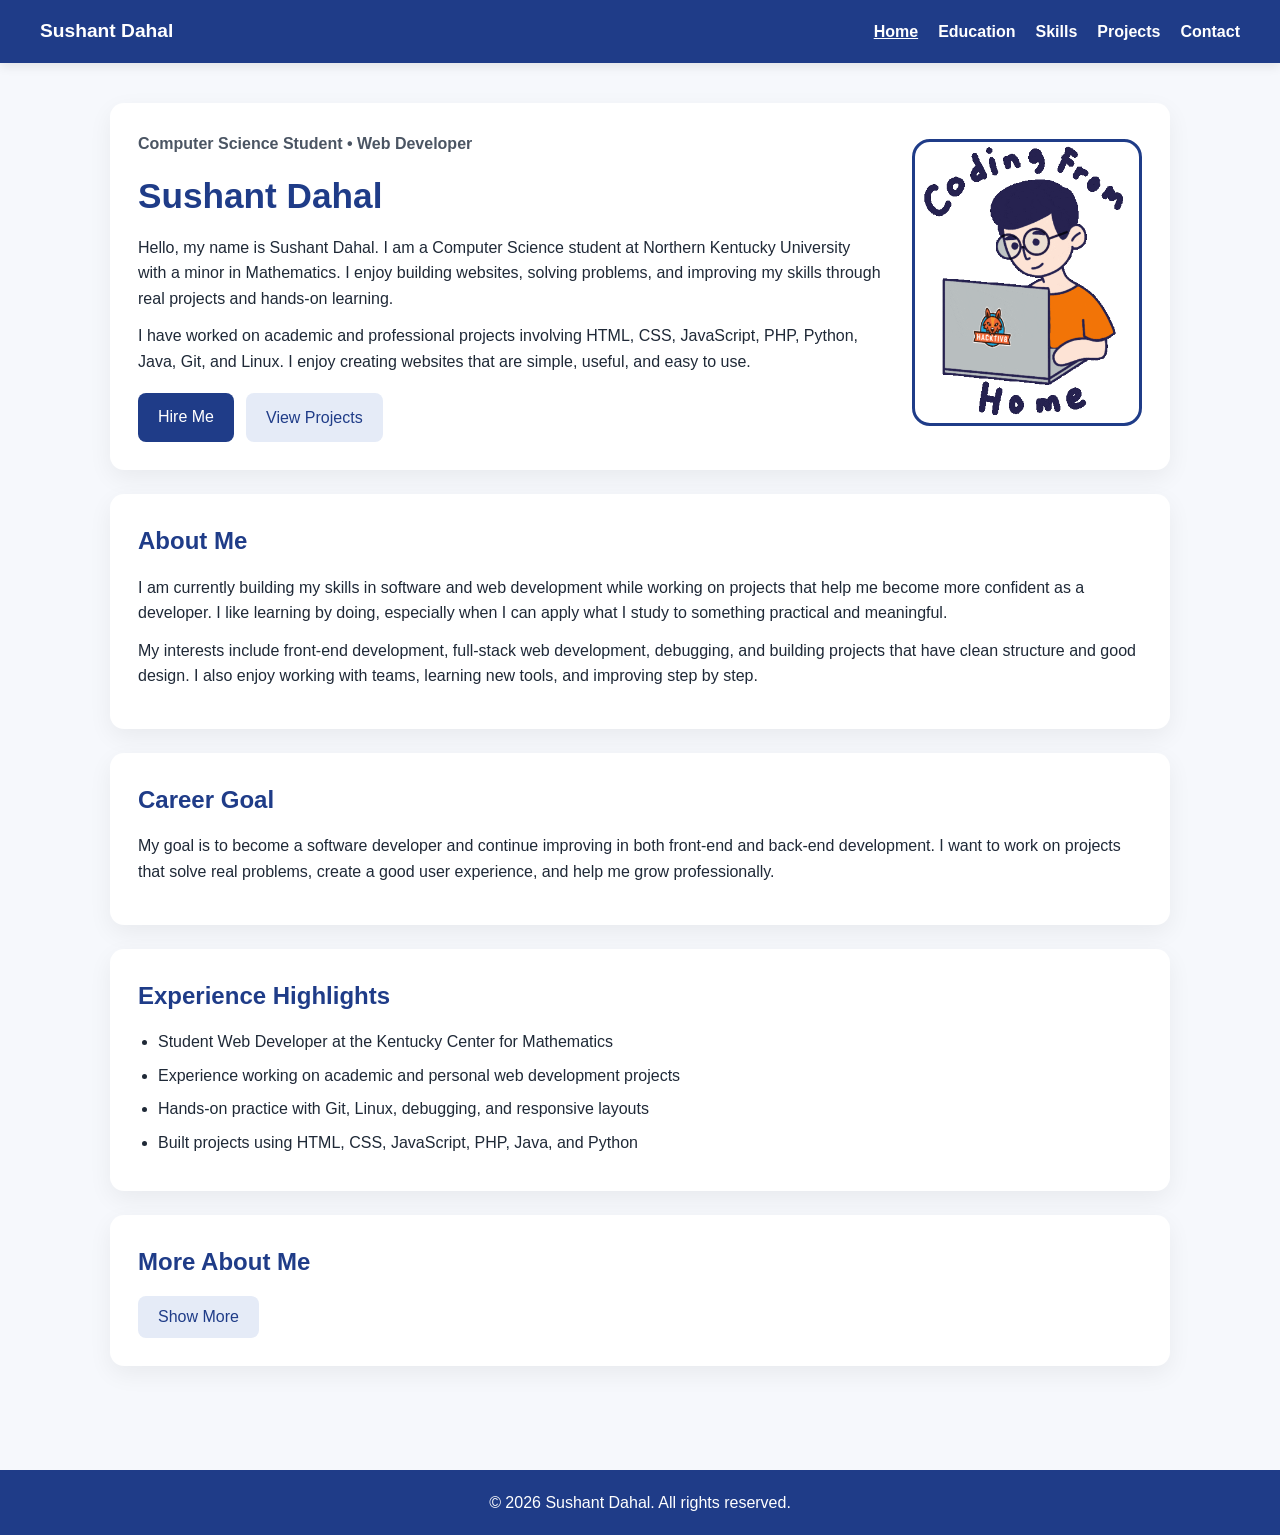
<file: index.html>
<!doctype html>
<html lang="en">
<head>
  <meta charset="UTF-8">
  <meta name="viewport" content="width=device-width, initial-scale=1.0">
  <title>Sushant Dahal | Portfolio</title>
  <link rel="stylesheet" href="style.css">
</head>
<body>

  <!-- Navigation -->
  <header>
    <nav id="navbar">
      <div class="nav-brand">Sushant Dahal</div>
      <ul>
        <li><a href="index.html" class="active">Home</a></li>
        <li><a href="education.html">Education</a></li>
        <li><a href="skills.html">Skills</a></li>
        <li><a href="projects.html">Projects</a></li>
        <li><a href="contact.html">Contact</a></li>
      </ul>
    </nav>
  </header>

  <main class="page-container">
    <!-- Hero / Intro -->
    <section class="hero-section card">
      <div class="hero-text">
        <p class="small-tag">Computer Science Student • Web Developer</p>
        <h1>Sushant Dahal</h1>
        <p>
          Hello, my name is Sushant Dahal. I am a Computer Science student at Northern Kentucky University
          with a minor in Mathematics. I enjoy building websites, solving problems, and improving my skills
          through real projects and hands-on learning.
        </p>
        <p>
          I have worked on academic and professional projects involving HTML, CSS, JavaScript, PHP, Python,
          Java, Git, and Linux. I enjoy creating websites that are simple, useful, and easy to use.
        </p>

        <div class="button-group">
          <button id="hire-btn" class="primary-btn">Hire Me</button>
          <a href="projects.html" class="secondary-btn">View Projects</a>
        </div>
      </div>

      <div class="hero-image">
        <img id="profile" src="images/profile_picture.gif" alt="Sushant Dahal">
      </div>
    </section>

    <!-- About -->
    <section class="card">
      <h2>About Me</h2>
      <p>
        I am currently building my skills in software and web development while working on projects that help
        me become more confident as a developer. I like learning by doing, especially when I can apply what I
        study to something practical and meaningful.
      </p>
      <p>
        My interests include front-end development, full-stack web development, debugging, and building projects
        that have clean structure and good design. I also enjoy working with teams, learning new tools, and
        improving step by step.
      </p>
    </section>

    <!-- Goals -->
    <section class="card">
      <h2>Career Goal</h2>
      <p>
        My goal is to become a software developer and continue improving in both front-end and back-end
        development. I want to work on projects that solve real problems, create a good user experience,
        and help me grow professionally.
      </p>
    </section>

    <!-- Experience -->
    <section class="card">
      <h2>Experience Highlights</h2>
      <ul class="info-list">
        <li>Student Web Developer at the Kentucky Center for Mathematics</li>
        <li>Experience working on academic and personal web development projects</li>
        <li>Hands-on practice with Git, Linux, debugging, and responsive layouts</li>
        <li>Built projects using HTML, CSS, JavaScript, PHP, Java, and Python</li>
      </ul>
    </section>

    <!-- Hidden extra section -->
    <section class="card">
      <h2>More About Me</h2>
      <p id="more-text" class="hidden-text">
        Beyond coding, I enjoy learning new technologies, improving my project structure, and finding better
        ways to organize content and design. I believe consistency, simplicity, and responsiveness are very
        important in making a good website.
      </p>
      <button id="toggle-btn" class="secondary-btn">Show More</button>
    </section>
  </main>

  <footer>
    <p>&copy; 2026 Sushant Dahal. All rights reserved.</p>
  </footer>

  <script src="script.js"></script>
</body>
</html>
</file>
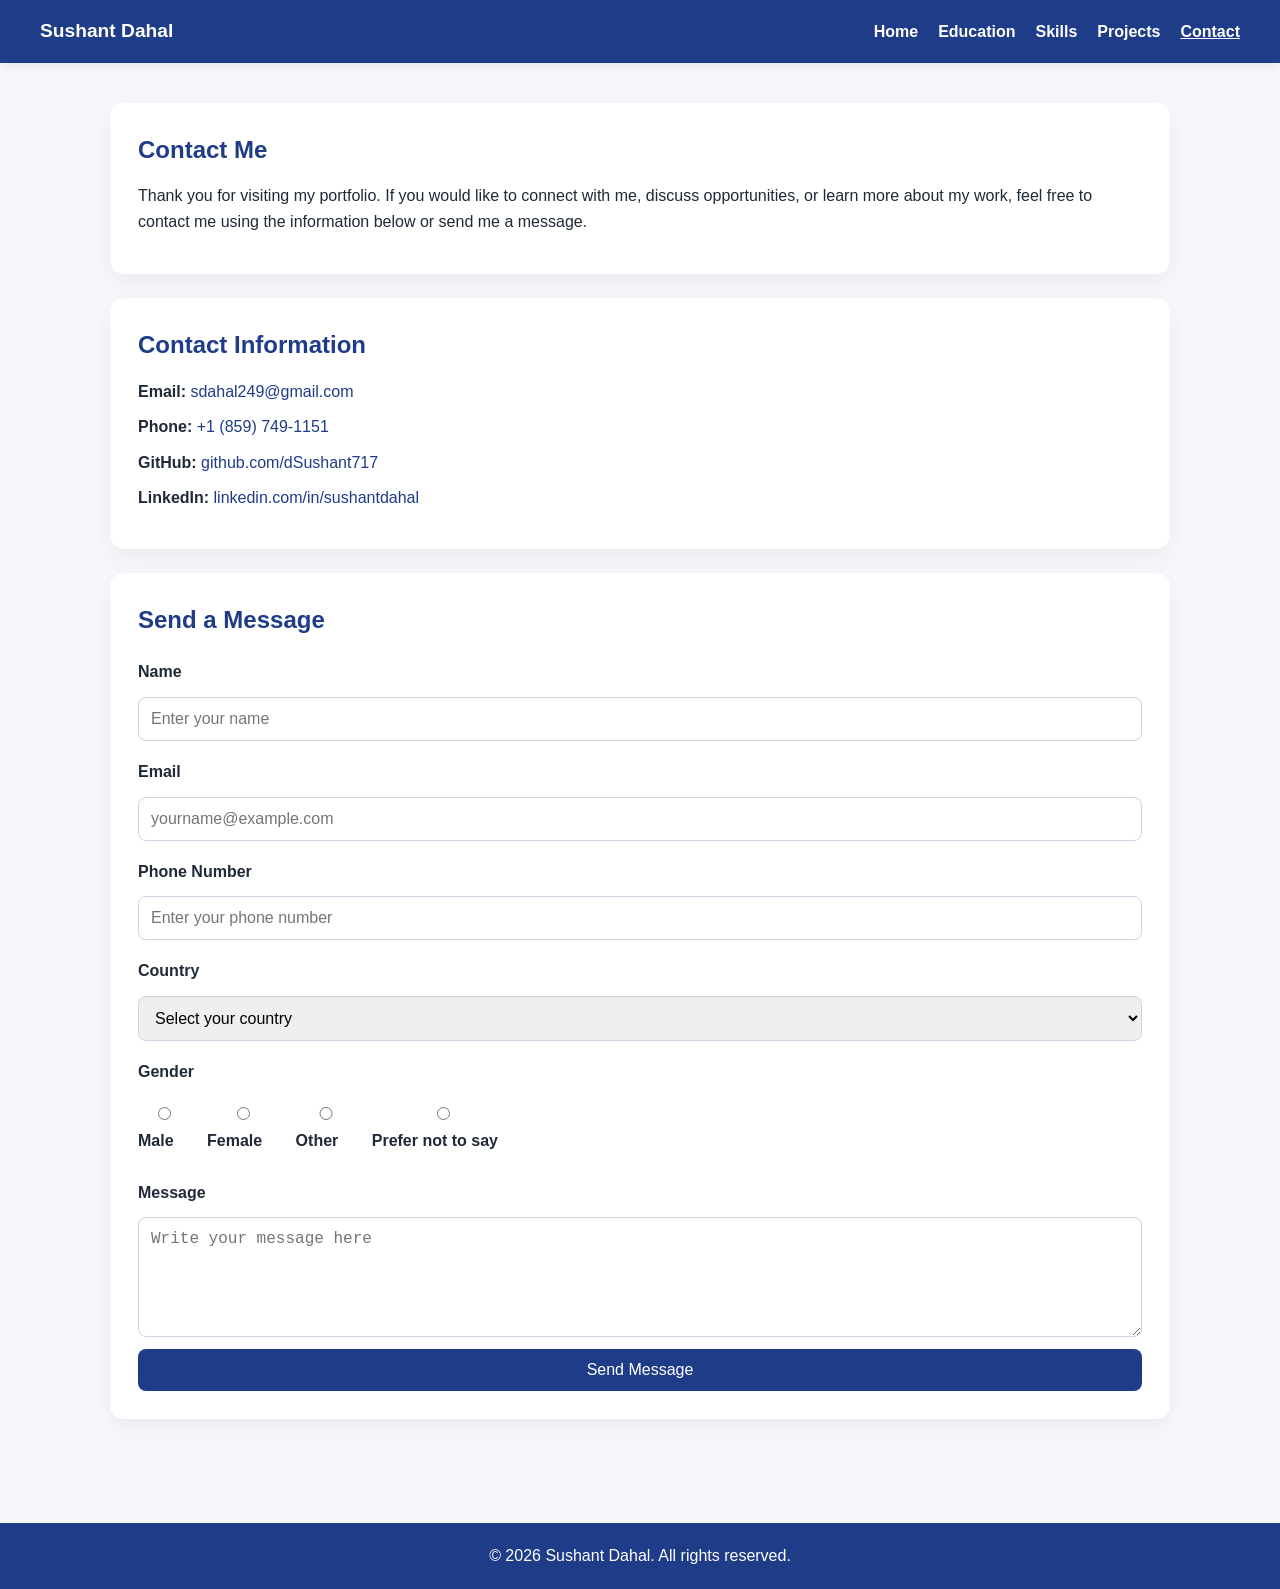
<file: contact.html>
<!DOCTYPE html>
<html lang="en">
<head>
  <meta charset="UTF-8">
  <meta name="viewport" content="width=device-width, initial-scale=1.0">
  <title>Contact | Sushant Dahal</title>
  <link rel="stylesheet" href="style.css">
</head>
<body>

  <header>
    <nav id="navbar">
      <div class="nav-brand">Sushant Dahal</div>
      <ul>
        <li><a href="index.html">Home</a></li>
        <li><a href="education.html">Education</a></li>
        <li><a href="skills.html">Skills</a></li>
        <li><a href="projects.html">Projects</a></li>
        <li><a href="contact.html" class="active">Contact</a></li>
      </ul>
    </nav>
  </header>

  <main class="page-container">
    <section class="card">
      <h1>Contact Me</h1>
      <p>
        Thank you for visiting my portfolio. If you would like to connect with me, discuss opportunities,
        or learn more about my work, feel free to contact me using the information below or send me a message.
      </p>
    </section>

    <section class="card contact-details">
      <h2>Contact Information</h2>
      <p><strong>Email:</strong> <a href="mailto:sdahal249@gmail.com">sdahal249@gmail.com</a></p>
      <p><strong>Phone:</strong> <a href="tel:+18597491151">+1 (859) 749-1151</a></p>
      <p><strong>GitHub:</strong> <a href="https://github.com/dSushant717" target="_blank">github.com/dSushant717</a></p>
      <p><strong>LinkedIn:</strong> <a href="https://www.linkedin.com/in/sushantdahal/" target="_blank">linkedin.com/in/sushantdahal</a></p>
    </section>

    <section class="card">
      <h2>Send a Message</h2>

      <form id="contact-form">
        <label for="form_name">Name</label>
        <input id="form_name" type="text" placeholder="Enter your name">

        <label for="form_email">Email</label>
        <input id="form_email" type="email" placeholder="yourname@example.com">

        <label for="form_phone">Phone Number</label>
        <input type="tel" id="form_phone" placeholder="Enter your phone number">

        <label for="country">Country</label>
        <select name="country" id="country">
          <option value="">Select your country</option>
          <option value="nepal">Nepal</option>
          <option value="usa">USA</option>
          <option value="india">India</option>
          <option value="canada">Canada</option>
        </select>

        <label>Gender</label>
        <div class="radio-group">
          <label><input type="radio" name="form_gender" value="male"> Male</label>
          <label><input type="radio" name="form_gender" value="female"> Female</label>
          <label><input type="radio" name="form_gender" value="other"> Other</label>
          <label><input type="radio" name="form_gender" value="not_prefer"> Prefer not to say</label>
        </div>

        <label for="message">Message</label>
        <textarea id="message" name="message" placeholder="Write your message here"></textarea>

        <button type="submit" class="primary-btn">Send Message</button>
      </form>
    </section>
  </main>

  <footer>
    <p>&copy; 2026 Sushant Dahal. All rights reserved.</p>
  </footer>

  <script src="script.js"></script>
</body>
</html>
</file>
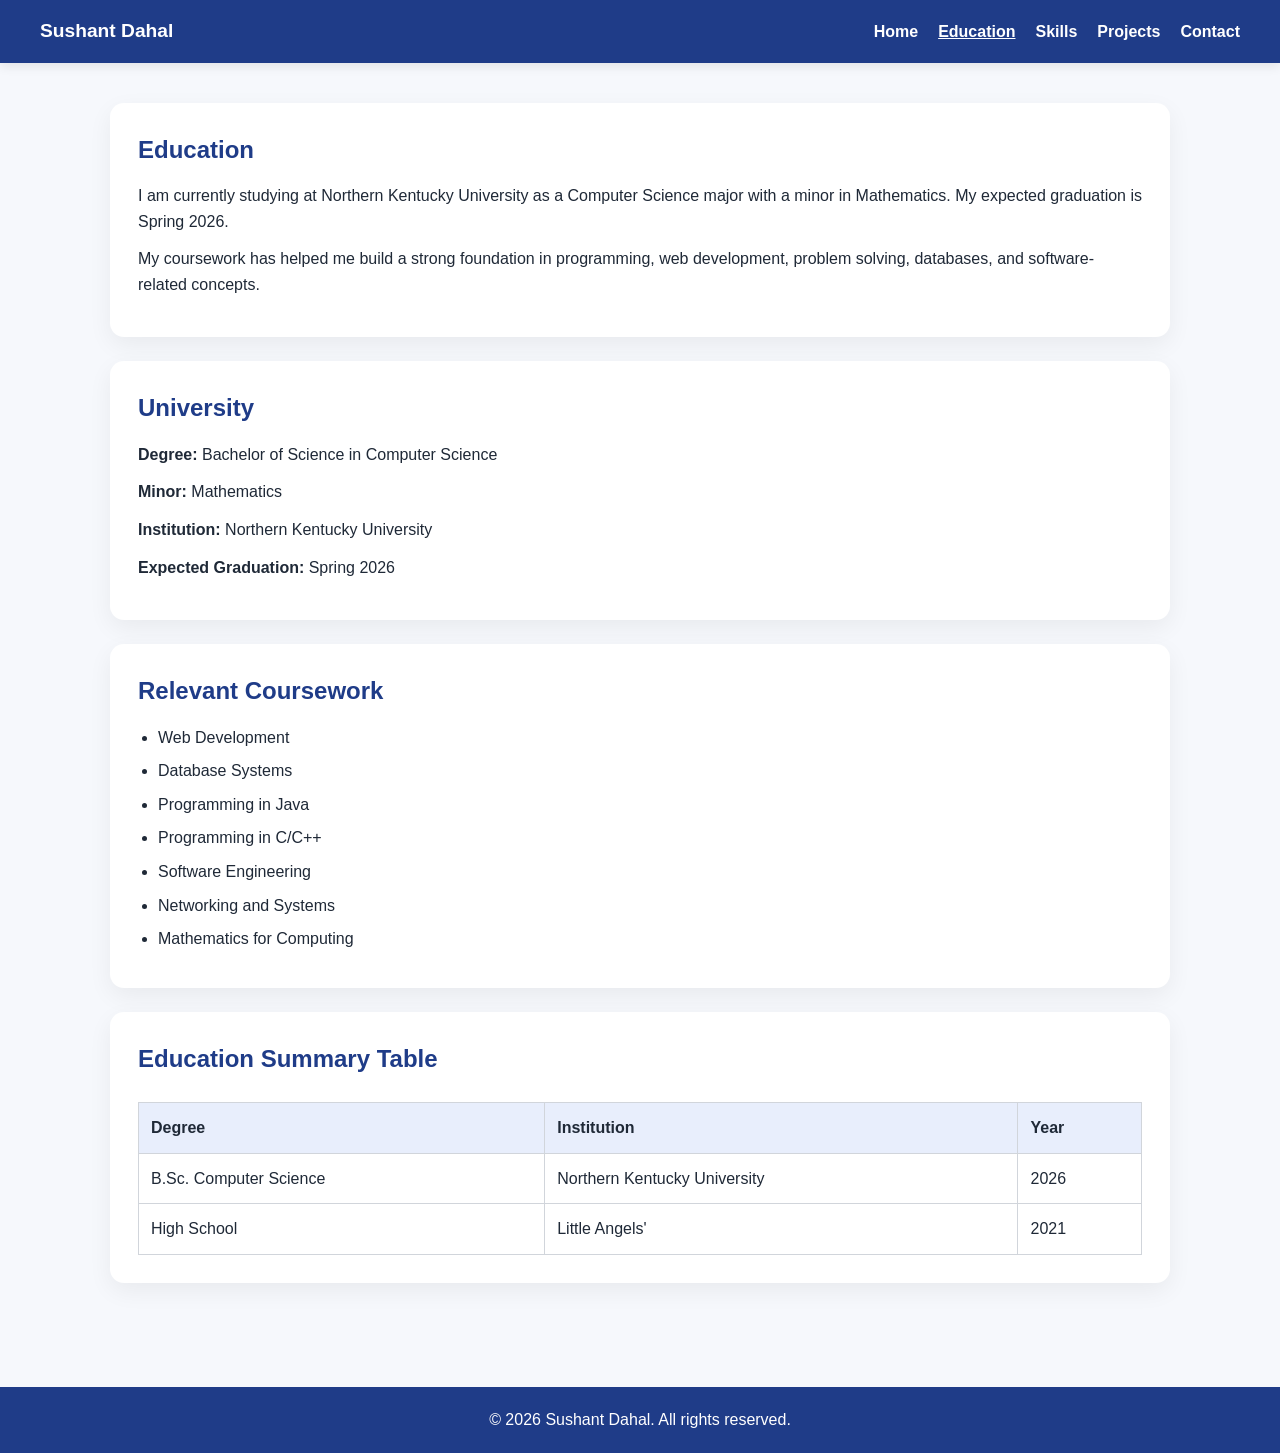
<file: education.html>
<!DOCTYPE html>
<html lang="en">
<head>
  <meta charset="UTF-8">
  <meta name="viewport" content="width=device-width, initial-scale=1.0">
  <title>Education | Sushant Dahal</title>
  <link rel="stylesheet" href="style.css">
</head>
<body>

  <header>
    <nav id="navbar">
      <div class="nav-brand">Sushant Dahal</div>
      <ul>
        <li><a href="index.html">Home</a></li>
        <li><a href="education.html" class="active">Education</a></li>
        <li><a href="skills.html">Skills</a></li>
        <li><a href="projects.html">Projects</a></li>
        <li><a href="contact.html">Contact</a></li>
      </ul>
    </nav>
  </header>

  <main class="page-container">
    <section class="card">
      <h1>Education</h1>
      <p>
        I am currently studying at Northern Kentucky University as a Computer Science major with a minor in
        Mathematics. My expected graduation is Spring 2026.
      </p>
      <p>
        My coursework has helped me build a strong foundation in programming, web development, problem solving,
        databases, and software-related concepts.
      </p>
    </section>

    <section class="card">
      <h2>University</h2>
      <p><strong>Degree:</strong> Bachelor of Science in Computer Science</p>
      <p><strong>Minor:</strong> Mathematics</p>
      <p><strong>Institution:</strong> Northern Kentucky University</p>
      <p><strong>Expected Graduation:</strong> Spring 2026</p>
    </section>

    <section class="card">
      <h2>Relevant Coursework</h2>
      <ul class="info-list">
        <li>Web Development</li>
        <li>Database Systems</li>
        <li>Programming in Java</li>
        <li>Programming in C/C++</li>
        <li>Software Engineering</li>
        <li>Networking and Systems</li>
        <li>Mathematics for Computing</li>
      </ul>
    </section>

    <section class="card">
      <h2>Education Summary Table</h2>
      <div class="table-wrapper">
        <table>
          <tr>
            <th>Degree</th>
            <th>Institution</th>
            <th>Year</th>
          </tr>
          <tr>
            <td>B.Sc. Computer Science</td>
            <td>Northern Kentucky University</td>
            <td>2026</td>
          </tr>
          <tr>
            <td>High School</td>
            <td>Little Angels'</td>
            <td>2021</td>
          </tr>
        </table>
      </div>
    </section>
  </main>

  <footer>
    <p>&copy; 2026 Sushant Dahal. All rights reserved.</p>
  </footer>

  <script src="script.js"></script>
</body>
</html>
</file>
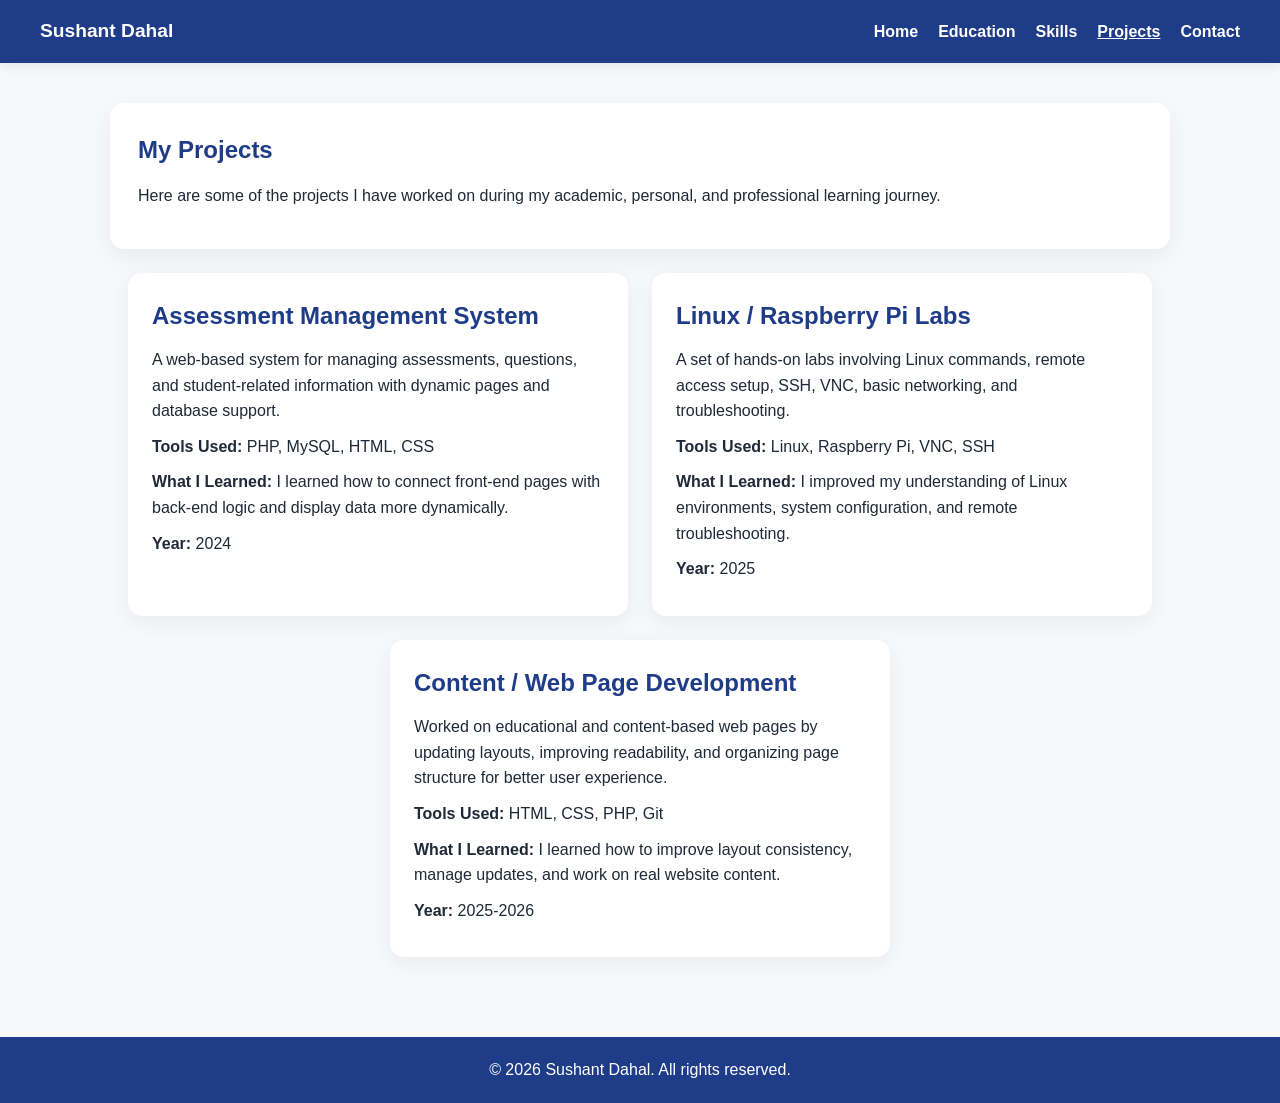
<file: projects.html>
<!DOCTYPE html>
<html lang="en">
<head>
  <meta charset="UTF-8">
  <meta name="viewport" content="width=device-width, initial-scale=1.0">
  <title>Projects | Sushant Dahal</title>
  <link rel="stylesheet" href="style.css">
</head>
<body>

  <header>
    <nav id="navbar">
      <div class="nav-brand">Sushant Dahal</div>
      <ul>
        <li><a href="index.html">Home</a></li>
        <li><a href="education.html">Education</a></li>
        <li><a href="skills.html">Skills</a></li>
        <li><a href="projects.html" class="active">Projects</a></li>
        <li><a href="contact.html">Contact</a></li>
      </ul>
    </nav>
  </header>

  <main class="page-container">
    <section class="card">
      <h1>My Projects</h1>
      <p>
        Here are some of the projects I have worked on during my academic, personal,
        and professional learning journey.
      </p>
    </section>

    <section class="project-container">
      <article class="project-box">
        <h2>Assessment Management System</h2>
        <p>
          A web-based system for managing assessments, questions, and student-related information with
          dynamic pages and database support.
        </p>
        <p><strong>Tools Used:</strong> PHP, MySQL, HTML, CSS</p>
        <p><strong>What I Learned:</strong> I learned how to connect front-end pages with back-end logic and display data more dynamically.</p>
        <p><strong>Year:</strong> 2024</p>
      </article>

      <article class="project-box">
        <h2>Linux / Raspberry Pi Labs</h2>
        <p>
          A set of hands-on labs involving Linux commands, remote access setup, SSH, VNC, basic networking,
          and troubleshooting.
        </p>
        <p><strong>Tools Used:</strong> Linux, Raspberry Pi, VNC, SSH</p>
        <p><strong>What I Learned:</strong> I improved my understanding of Linux environments, system configuration, and remote troubleshooting.</p>
        <p><strong>Year:</strong> 2025</p>
      </article>

      <article class="project-box">
        <h2>Content / Web Page Development</h2>
        <p>
          Worked on educational and content-based web pages by updating layouts, improving readability,
          and organizing page structure for better user experience.
        </p>
        <p><strong>Tools Used:</strong> HTML, CSS, PHP, Git</p>
        <p><strong>What I Learned:</strong> I learned how to improve layout consistency, manage updates, and work on real website content.</p>
        <p><strong>Year:</strong> 2025-2026</p>
      </article>
    </section>
  </main>

  <footer>
    <p>&copy; 2026 Sushant Dahal. All rights reserved.</p>
  </footer>

  <script src="script.js"></script>
</body>
</html>
</file>
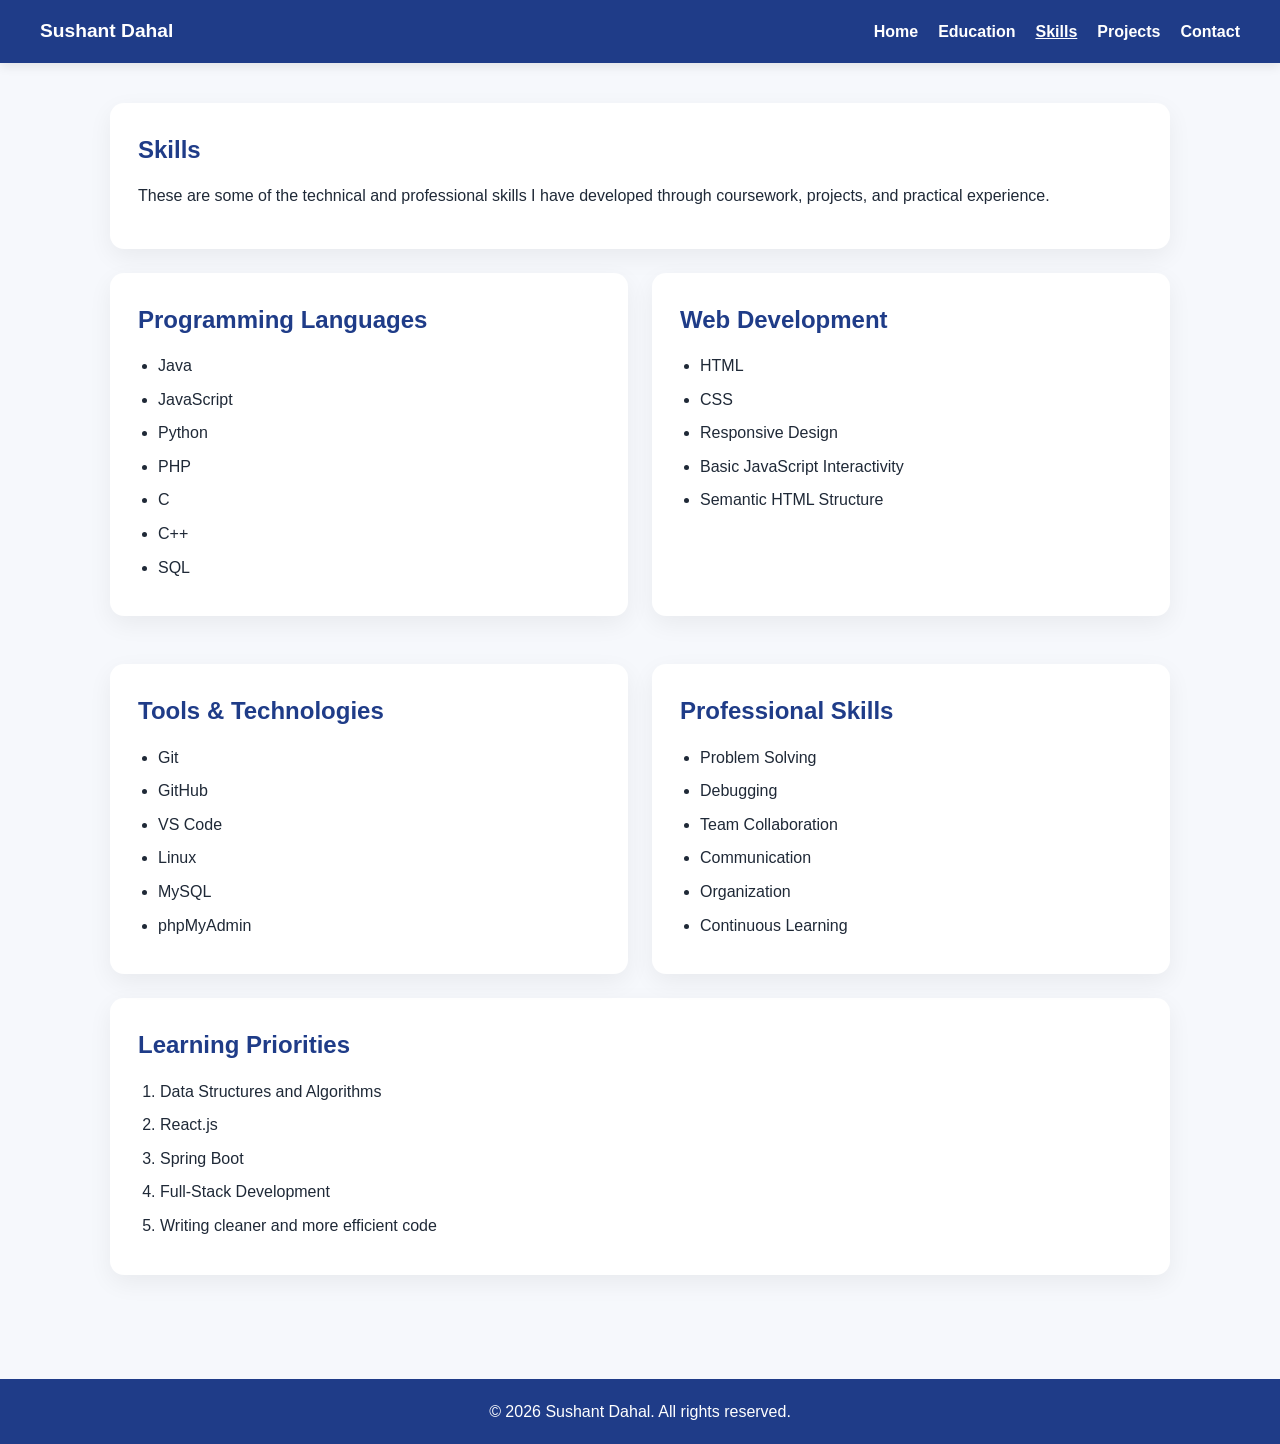
<file: skills.html>
<!DOCTYPE html>
<html lang="en">
<head>
  <meta charset="UTF-8">
  <meta name="viewport" content="width=device-width, initial-scale=1.0">
  <title>Skills | Sushant Dahal</title>
  <link rel="stylesheet" href="style.css">
</head>
<body>

  <header>
    <nav id="navbar">
      <div class="nav-brand">Sushant Dahal</div>
      <ul>
        <li><a href="index.html">Home</a></li>
        <li><a href="education.html">Education</a></li>
        <li><a href="skills.html" class="active">Skills</a></li>
        <li><a href="projects.html">Projects</a></li>
        <li><a href="contact.html">Contact</a></li>
      </ul>
    </nav>
  </header>

  <main class="page-container">
    <section class="card">
      <h1>Skills</h1>
      <p>
        These are some of the technical and professional skills I have developed through coursework,
        projects, and practical experience.
      </p>
    </section>

    <section class="skills-grid">
      <article class="card">
        <h2>Programming Languages</h2>
        <ul class="info-list">
          <li>Java</li>
          <li>JavaScript</li>
          <li>Python</li>
          <li>PHP</li>
          <li>C</li>
          <li>C++</li>
          <li>SQL</li>
        </ul>
      </article>

      <article class="card">
        <h2>Web Development</h2>
        <ul class="info-list">
          <li>HTML</li>
          <li>CSS</li>
          <li>Responsive Design</li>
          <li>Basic JavaScript Interactivity</li>
          <li>Semantic HTML Structure</li>
        </ul>
      </article>

      <article class="card">
        <h2>Tools & Technologies</h2>
        <ul class="info-list">
          <li>Git</li>
          <li>GitHub</li>
          <li>VS Code</li>
          <li>Linux</li>
          <li>MySQL</li>
          <li>phpMyAdmin</li>
        </ul>
      </article>

      <article class="card">
        <h2>Professional Skills</h2>
        <ul class="info-list">
          <li>Problem Solving</li>
          <li>Debugging</li>
          <li>Team Collaboration</li>
          <li>Communication</li>
          <li>Organization</li>
          <li>Continuous Learning</li>
        </ul>
      </article>
    </section>

    <section class="card">
      <h2>Learning Priorities</h2>
      <ol class="info-list ordered-list">
        <li>Data Structures and Algorithms</li>
        <li>React.js</li>
        <li>Spring Boot</li>
        <li>Full-Stack Development</li>
        <li>Writing cleaner and more efficient code</li>
      </ol>
    </section>
  </main>

  <footer>
    <p>&copy; 2026 Sushant Dahal. All rights reserved.</p>
  </footer>

  <script src="script.js"></script>
</body>
</html>
</file>
<file: style.css>
/* Reset */
* {
  margin: 0;
  padding: 0;
  box-sizing: border-box;
}

/* General page styling */
body {
  font-family: Arial, sans-serif;
  background: #f6f8fc;
  color: #1f2937;
  line-height: 1.6;
}

/* Navigation */
header {
  position: sticky;
  top: 0;
  z-index: 1000;
}

#navbar {
  background: #1f3c88;
  color: white;
  padding: 16px 40px;
  display: flex;
  justify-content: space-between;
  align-items: center;
  flex-wrap: wrap;
  box-shadow: 0 4px 10px rgba(0, 0, 0, 0.08);
}

.nav-brand {
  font-size: 1.2rem;
  font-weight: bold;
}

#navbar ul {
  display: flex;
  gap: 20px;
  list-style: none;
}

#navbar ul li a {
  color: white;
  text-decoration: none;
  font-weight: 600;
}

#navbar ul li a:hover,
#navbar ul li a.active {
  text-decoration: underline;
}

/* Main content area */
.page-container {
  max-width: 1100px;
  margin: 40px auto;
  padding: 0 20px 40px;
}

/* Reusable card */
.card {
  background: white;
  padding: 28px;
  border-radius: 14px;
  margin-bottom: 24px;
  box-shadow: 0 8px 24px rgba(0, 0, 0, 0.06);
}

.card h1,
.card h2 {
  margin-bottom: 14px;
  color: #1f3c88;
}

.card p {
  margin-bottom: 12px;
}

/* Hero section */
.hero-section {
  display: flex;
  justify-content: space-between;
  align-items: center;
  gap: 30px;
}

.hero-text {
  flex: 1;
}

.hero-text h1 {
  font-size: 2.2rem;
  margin-bottom: 10px;
}

.small-tag {
  color: #4b5563;
  font-weight: bold;
  margin-bottom: 10px;
}

.hero-image {
  flex-shrink: 0;
}

#profile {
  width: 230px;
  border-radius: 18px;
  border: 3px solid #1f3c88;
}

/* Buttons */
.button-group {
  margin-top: 18px;
  display: flex;
  gap: 12px;
  flex-wrap: wrap;
}

.primary-btn,
.secondary-btn {
  display: inline-block;
  padding: 12px 20px;
  border-radius: 8px;
  text-decoration: none;
  border: none;
  cursor: pointer;
  font-size: 1rem;
}

.primary-btn {
  background: #1f3c88;
  color: white;
}

.primary-btn:hover {
  background: #162d66;
}

.secondary-btn {
  background: #e5ebf7;
  color: #1f3c88;
}

.secondary-btn:hover {
  background: #d7e1f5;
}

/* Lists */
.info-list {
  padding-left: 20px;
}

.info-list li {
  margin-bottom: 8px;
}

.ordered-list {
  padding-left: 22px;
}

/* Skills grid */
.skills-grid {
  display: grid;
  grid-template-columns: repeat(2, 1fr);
  gap: 24px;
}

/* Projects */
.project-container {
  display: flex;
  flex-wrap: wrap;
  gap: 24px;
  justify-content: center;
}

.project-box {
  background: white;
  width: 100%;
  max-width: 500px;
  padding: 24px;
  border-radius: 14px;
  box-shadow: 0 6px 22px rgba(0, 0, 0, 0.06);
}

.project-box h2 {
  color: #1f3c88;
  margin-bottom: 12px;
}

.project-box p {
  margin-bottom: 10px;
}

/* Table */
.table-wrapper {
  overflow-x: auto;
}

table {
  width: 100%;
  border-collapse: collapse;
  margin-top: 10px;
}

table th,
table td {
  border: 1px solid #d1d5db;
  padding: 12px;
  text-align: left;
}

table th {
  background: #e8eefc;
}

/* Contact */
.contact-details p {
  margin-bottom: 10px;
}

.contact-details a {
  color: #1f3c88;
  text-decoration: none;
}

.contact-details a:hover {
  text-decoration: underline;
}

form {
  display: flex;
  flex-direction: column;
  gap: 12px;
}

form label {
  font-weight: 600;
  margin-top: 6px;
}

form input,
form select,
form textarea {
  width: 100%;
  padding: 12px;
  border: 1px solid #cbd5e1;
  border-radius: 8px;
  font-size: 1rem;
}

form textarea {
  min-height: 120px;
  resize: vertical;
}

.radio-group,
.checkbox-group {
  display: flex;
  flex-wrap: wrap;
  gap: 16px;
  margin-bottom: 8px;
}

.hidden-text {
  display: none;
}

/* Footer */
footer {
  text-align: center;
  padding: 20px;
  background: #1f3c88;
  color: white;
  margin-top: 20px;
}

/* Responsive design */
@media (max-width: 768px) {
  #navbar {
    flex-direction: column;
    align-items: flex-start;
    gap: 14px;
  }

  #navbar ul {
    flex-direction: column;
    gap: 10px;
    width: 100%;
  }

  .hero-section {
    flex-direction: column-reverse;
    text-align: center;
  }

  .button-group {
    justify-content: center;
  }

  .skills-grid {
    grid-template-columns: 1fr;
  }

  #profile {
    width: 180px;
  }

  .hero-text h1 {
    font-size: 1.8rem;
  }
}
</file>
